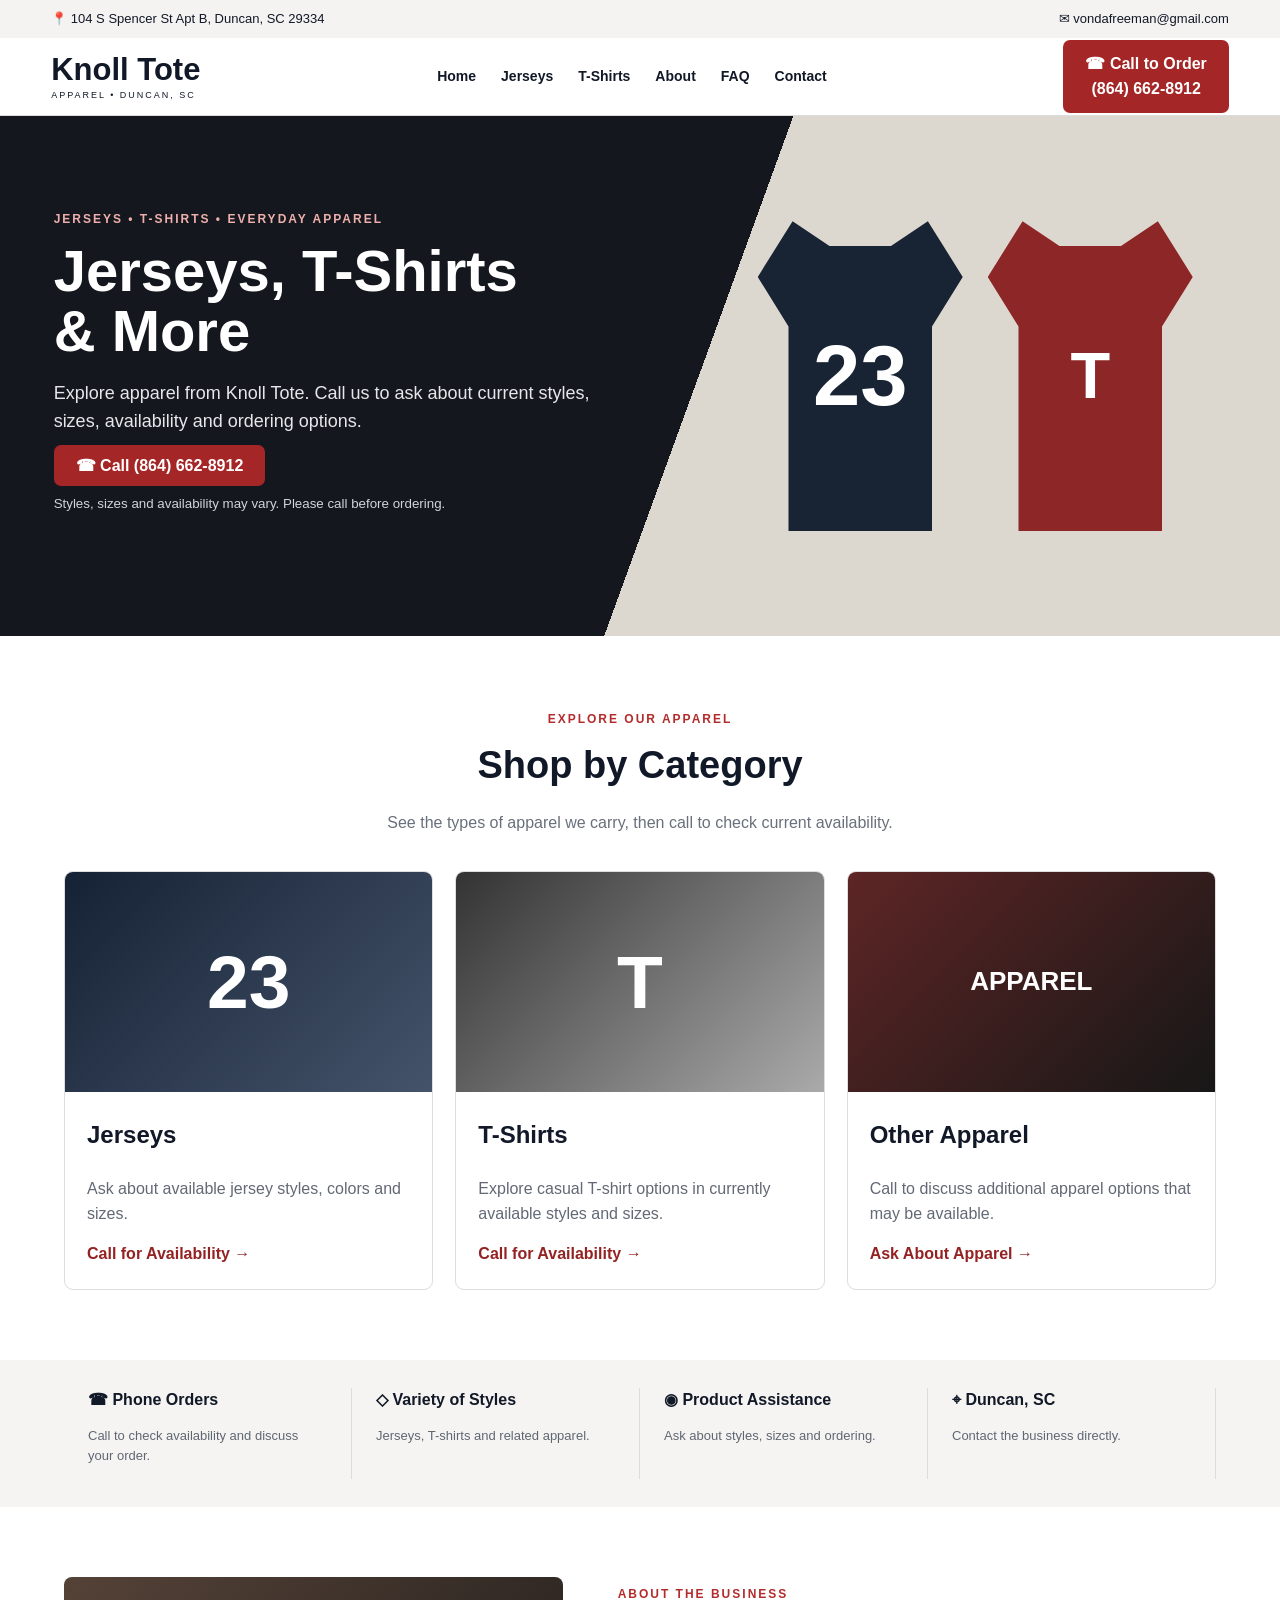
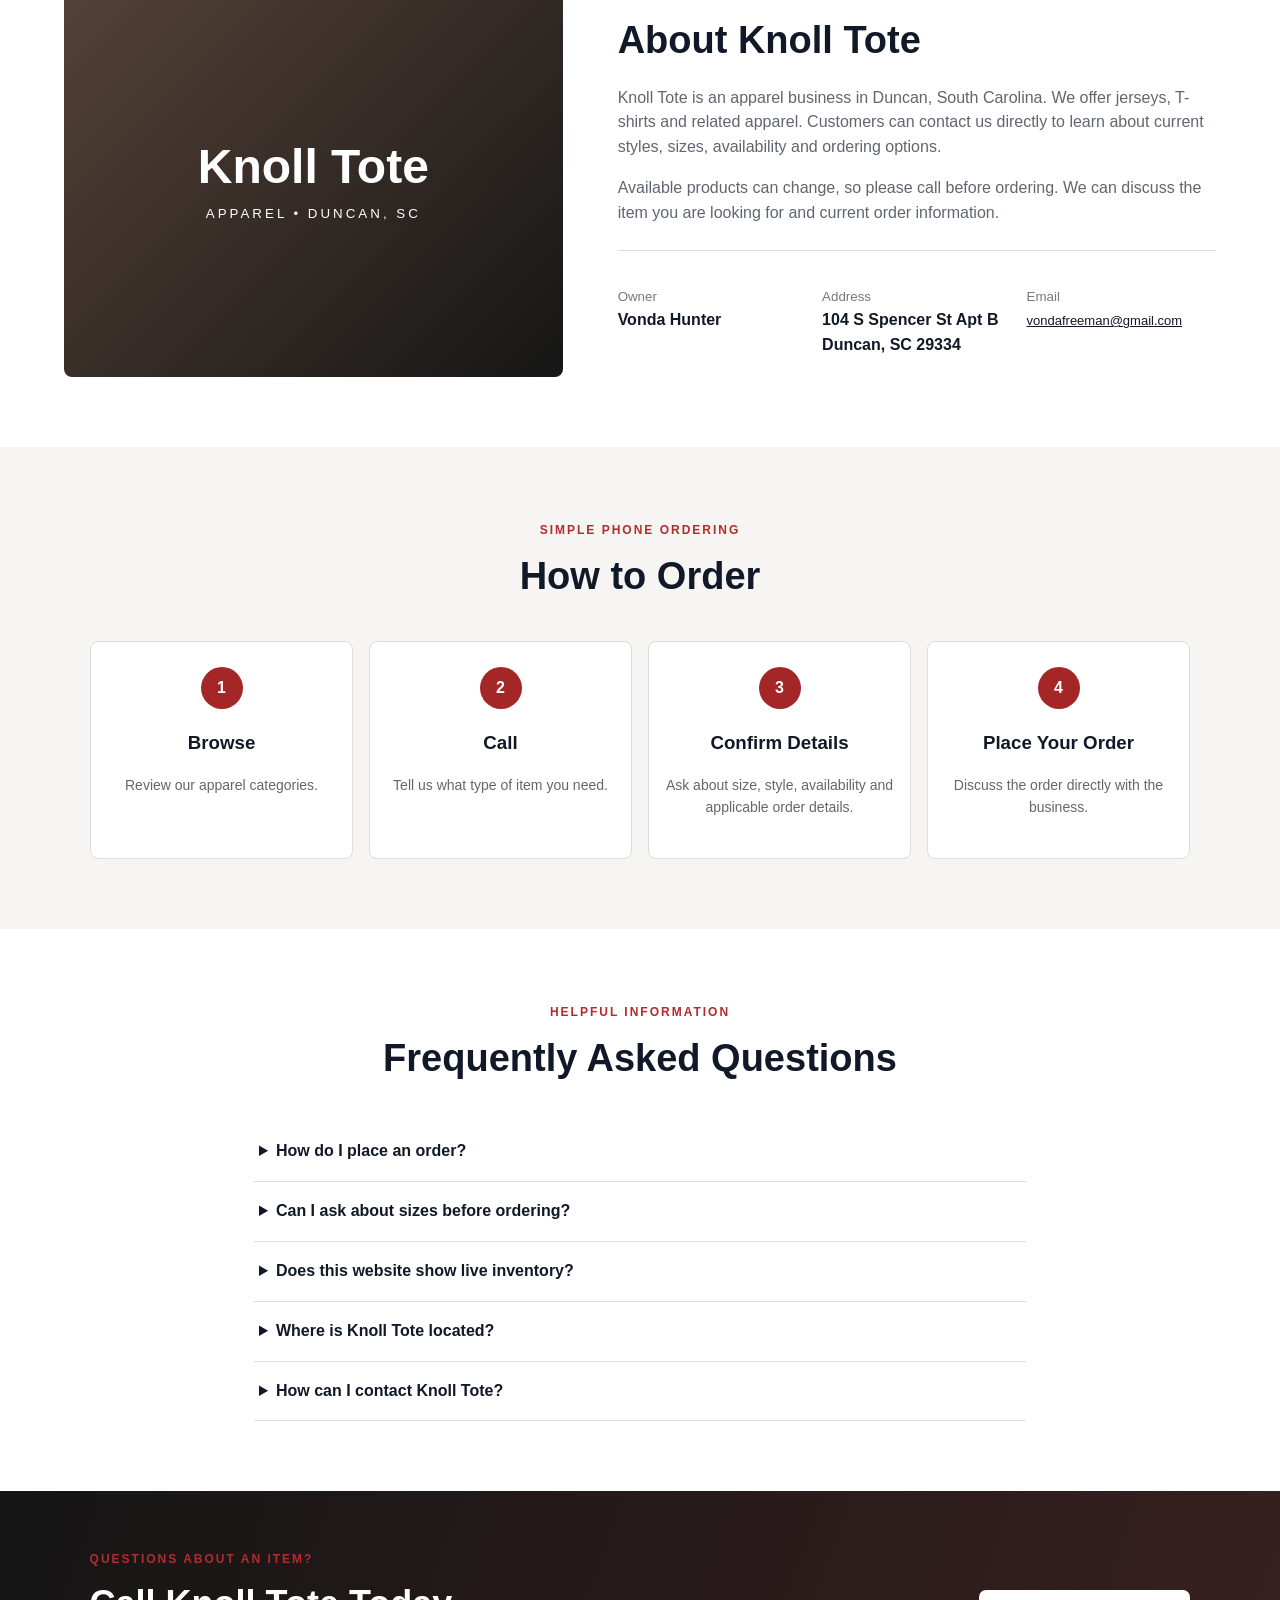
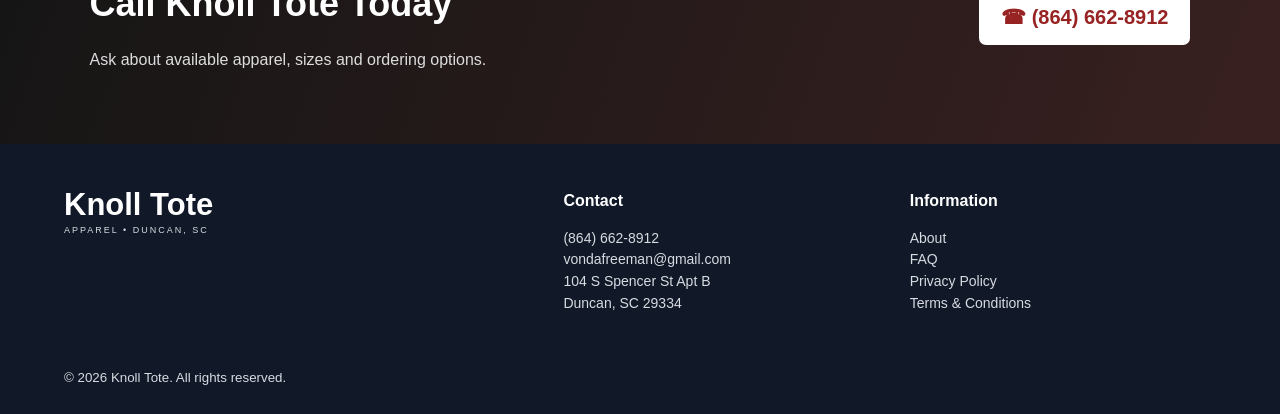
<file: index.html>
<!doctype html><html lang="en"><head><meta charset="utf-8"><meta name="viewport" content="width=device-width,initial-scale=1">
<title>Knoll Tote | Jerseys, T-Shirts & Apparel</title><meta name="description" content="Knoll Tote offers jerseys, T-shirts and related apparel in Duncan, South Carolina. Call to ask about styles, sizes, availability and ordering."><link rel="stylesheet" href="styles.css"></head>
<body><div class="top">📍 104 S Spencer St Apt B, Duncan, SC 29334 <a href="mailto:vondafreeman@gmail.com">✉ vondafreeman@gmail.com</a></div>
<header><a class="logo" href="index.html"><b>Knoll Tote</b><small>APPAREL • DUNCAN, SC</small></a><nav><a href="#home">Home</a><a href="#jerseys">Jerseys</a><a href="#tshirts">T-Shirts</a><a href="#about">About</a><a href="#faq">FAQ</a><a href="#contact">Contact</a></nav><a class="btn" href="tel:+18646628912">☎ Call to Order<br>(864) 662-8912</a></header>
<main><section class="hero" id="home"><div><span>JERSEYS • T-SHIRTS • EVERYDAY APPAREL</span><h1>Jerseys, T-Shirts<br>& More</h1><p>Explore apparel from Knoll Tote. Call us to ask about current styles, sizes, availability and ordering options.</p><a class="btn" href="tel:+18646628912">☎ Call (864) 662-8912</a><small>Styles, sizes and availability may vary. Please call before ordering.</small></div><div class="display"><div class="jersey">23</div><div class="tee">T</div></div></section>
<section class="section"><div class="title"><span>EXPLORE OUR APPAREL</span><h2>Shop by Category</h2><p>See the types of apparel we carry, then call to check current availability.</p></div><div class="cards"><article id="jerseys"><div class="pic">23</div><h3>Jerseys</h3><p>Ask about available jersey styles, colors and sizes.</p><a href="tel:+18646628912">Call for Availability →</a></article><article id="tshirts"><div class="pic gray">T</div><h3>T-Shirts</h3><p>Explore casual T-shirt options in currently available styles and sizes.</p><a href="tel:+18646628912">Call for Availability →</a></article><article><div class="pic wine">APPAREL</div><h3>Other Apparel</h3><p>Call to discuss additional apparel options that may be available.</p><a href="tel:+18646628912">Ask About Apparel →</a></article></div></section>
<section class="benefits"><div><b>☎ Phone Orders</b><p>Call to check availability and discuss your order.</p></div><div><b>◇ Variety of Styles</b><p>Jerseys, T-shirts and related apparel.</p></div><div><b>◉ Product Assistance</b><p>Ask about styles, sizes and ordering.</p></div><div><b>⌖ Duncan, SC</b><p>Contact the business directly.</p></div></section>
<section class="about section" id="about"><div class="store"><b>Knoll Tote</b><small>APPAREL • DUNCAN, SC</small></div><div><span>ABOUT THE BUSINESS</span><h2>About Knoll Tote</h2><p>Knoll Tote is an apparel business in Duncan, South Carolina. We offer jerseys, T-shirts and related apparel. Customers can contact us directly to learn about current styles, sizes, availability and ordering options.</p><p>Available products can change, so please call before ordering. We can discuss the item you are looking for and current order information.</p><div class="details"><p><small>Owner</small><b>Vonda Hunter</b></p><p><small>Address</small><b>104 S Spencer St Apt B<br>Duncan, SC 29334</b></p><p><small>Email</small><a href="mailto:vondafreeman@gmail.com">vondafreeman@gmail.com</a></p></div></div></section>
<section class="how section"><div class="title"><span>SIMPLE PHONE ORDERING</span><h2>How to Order</h2></div><div class="steps"><div><i>1</i><h3>Browse</h3><p>Review our apparel categories.</p></div><div><i>2</i><h3>Call</h3><p>Tell us what type of item you need.</p></div><div><i>3</i><h3>Confirm Details</h3><p>Ask about size, style, availability and applicable order details.</p></div><div><i>4</i><h3>Place Your Order</h3><p>Discuss the order directly with the business.</p></div></div></section>
<section class="section faq" id="faq"><div class="title"><span>HELPFUL INFORMATION</span><h2>Frequently Asked Questions</h2></div><details><summary>How do I place an order?</summary><p>Call (864) 662-8912 to discuss the product, current availability and applicable ordering details.</p></details><details><summary>Can I ask about sizes before ordering?</summary><p>Yes. Please call to ask which sizes and styles are currently available.</p></details><details><summary>Does this website show live inventory?</summary><p>No. Please call to confirm current product availability.</p></details><details><summary>Where is Knoll Tote located?</summary><p>104 S Spencer St Apt B, Duncan, SC 29334.</p></details><details><summary>How can I contact Knoll Tote?</summary><p>Call (864) 662-8912 or email vondafreeman@gmail.com.</p></details></section>
<section class="cta" id="contact"><div><span>QUESTIONS ABOUT AN ITEM?</span><h2>Call Knoll Tote Today</h2><p>Ask about available apparel, sizes and ordering options.</p></div><a class="btn white" href="tel:+18646628912">☎ (864) 662-8912</a></section></main>
<footer><div><a class="logo" href="index.html"><b>Knoll Tote</b><small>APPAREL • DUNCAN, SC</small></a></div><div><b>Contact</b><p><a href="tel:+18646628912">(864) 662-8912</a><br><a href="mailto:vondafreeman@gmail.com">vondafreeman@gmail.com</a><br>104 S Spencer St Apt B<br>Duncan, SC 29334</p></div><div><b>Information</b><p><a href="#about">About</a><br><a href="#faq">FAQ</a><br><a href="privacy.html">Privacy Policy</a><br><a href="terms.html">Terms & Conditions</a></p></div><small>© 2026 Knoll Tote. All rights reserved.</small></footer><div class="mobile"><a href="tel:+18646628912">☎ Call to Order — (864) 662-8912</a></div></body></html>
</file>
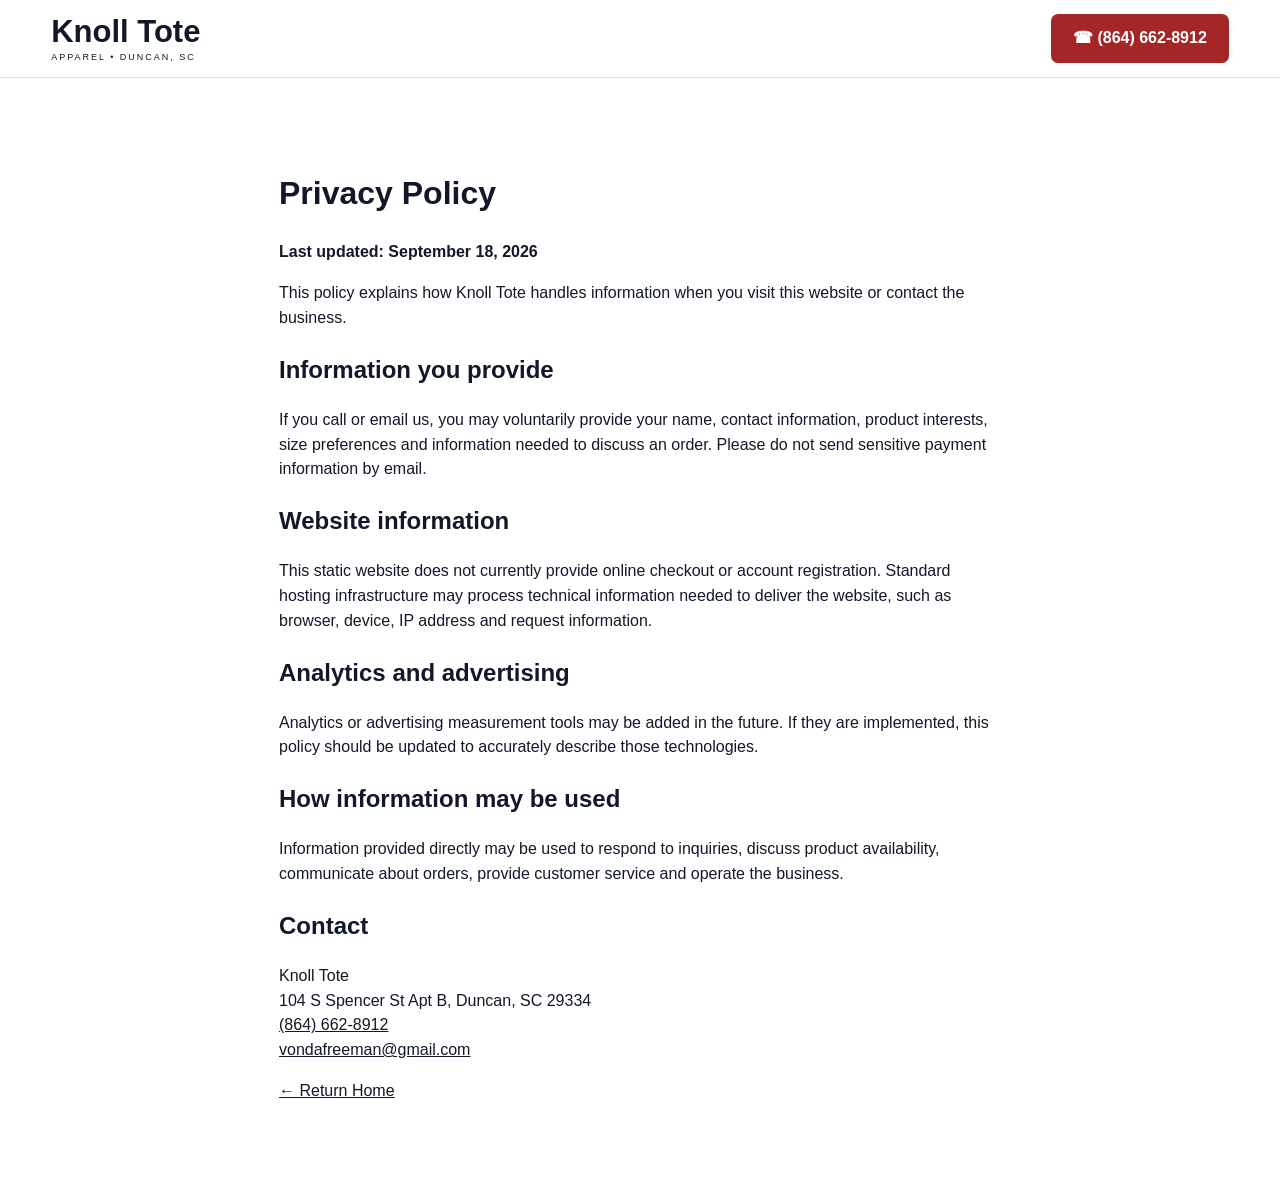
<file: privacy.html>
<!doctype html><html><head><meta charset="utf-8"><meta name="viewport" content="width=device-width,initial-scale=1"><title>Privacy Policy | Knoll Tote</title><link rel="stylesheet" href="styles.css"></head><body><header><a class="logo" href="index.html"><b>Knoll Tote</b><small>APPAREL • DUNCAN, SC</small></a><a class="btn" href="tel:+18646628912">☎ (864) 662-8912</a></header><main class="section" style="max-width:850px;margin:auto"><h1>Privacy Policy</h1><p><b>Last updated: September 18, 2026</b></p><p>This policy explains how Knoll Tote handles information when you visit this website or contact the business.</p><h2>Information you provide</h2><p>If you call or email us, you may voluntarily provide your name, contact information, product interests, size preferences and information needed to discuss an order. Please do not send sensitive payment information by email.</p><h2>Website information</h2><p>This static website does not currently provide online checkout or account registration. Standard hosting infrastructure may process technical information needed to deliver the website, such as browser, device, IP address and request information.</p><h2>Analytics and advertising</h2><p>Analytics or advertising measurement tools may be added in the future. If they are implemented, this policy should be updated to accurately describe those technologies.</p><h2>How information may be used</h2><p>Information provided directly may be used to respond to inquiries, discuss product availability, communicate about orders, provide customer service and operate the business.</p><h2>Contact</h2><p>Knoll Tote<br>104 S Spencer St Apt B, Duncan, SC 29334<br><a href="tel:+18646628912">(864) 662-8912</a><br><a href="mailto:vondafreeman@gmail.com">vondafreeman@gmail.com</a></p><p><a href="index.html">← Return Home</a></p></main></body></html>
</file>
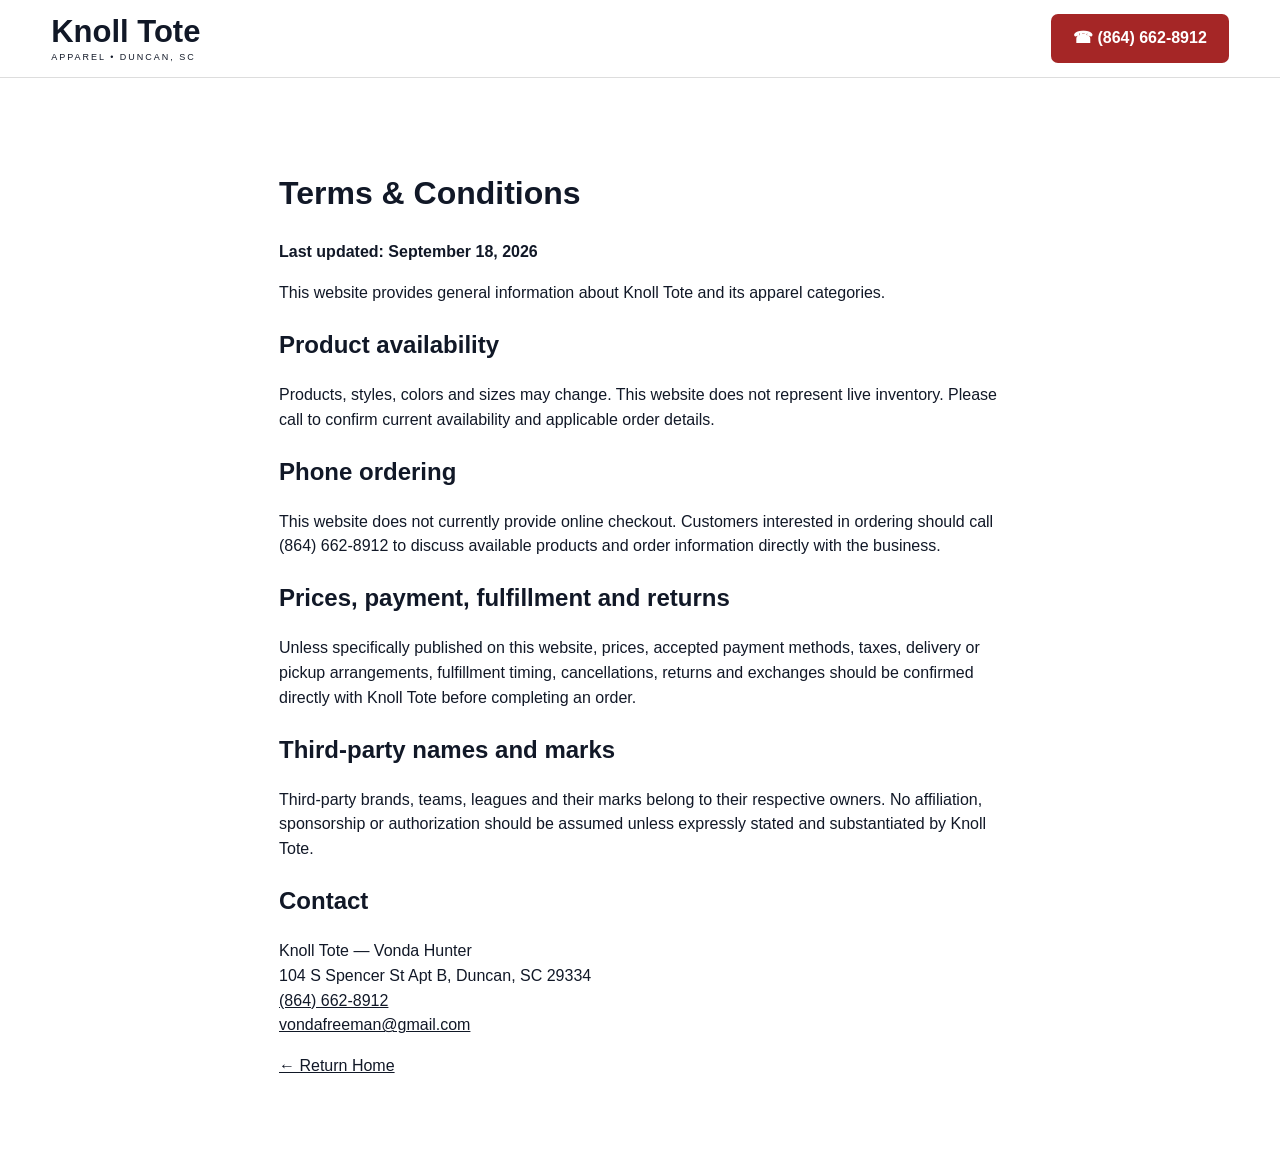
<file: terms.html>
<!doctype html><html><head><meta charset="utf-8"><meta name="viewport" content="width=device-width,initial-scale=1"><title>Terms & Conditions | Knoll Tote</title><link rel="stylesheet" href="styles.css"></head><body><header><a class="logo" href="index.html"><b>Knoll Tote</b><small>APPAREL • DUNCAN, SC</small></a><a class="btn" href="tel:+18646628912">☎ (864) 662-8912</a></header><main class="section" style="max-width:850px;margin:auto"><h1>Terms & Conditions</h1><p><b>Last updated: September 18, 2026</b></p><p>This website provides general information about Knoll Tote and its apparel categories.</p><h2>Product availability</h2><p>Products, styles, colors and sizes may change. This website does not represent live inventory. Please call to confirm current availability and applicable order details.</p><h2>Phone ordering</h2><p>This website does not currently provide online checkout. Customers interested in ordering should call (864) 662-8912 to discuss available products and order information directly with the business.</p><h2>Prices, payment, fulfillment and returns</h2><p>Unless specifically published on this website, prices, accepted payment methods, taxes, delivery or pickup arrangements, fulfillment timing, cancellations, returns and exchanges should be confirmed directly with Knoll Tote before completing an order.</p><h2>Third-party names and marks</h2><p>Third-party brands, teams, leagues and their marks belong to their respective owners. No affiliation, sponsorship or authorization should be assumed unless expressly stated and substantiated by Knoll Tote.</p><h2>Contact</h2><p>Knoll Tote — Vonda Hunter<br>104 S Spencer St Apt B, Duncan, SC 29334<br><a href="tel:+18646628912">(864) 662-8912</a><br><a href="mailto:vondafreeman@gmail.com">vondafreeman@gmail.com</a></p><p><a href="index.html">← Return Home</a></p></main></body></html>
</file>
<file: styles.css>
*{box-sizing:border-box}html{scroll-behavior:smooth}body{margin:0;font-family:Arial,sans-serif;color:#111827;line-height:1.55}a{color:inherit}.top{padding:9px 4%;background:#f4f3f1;font-size:13px;display:flex;justify-content:space-between}.top a{text-decoration:none}header{height:78px;padding:0 4%;display:flex;align-items:center;justify-content:space-between;gap:25px;position:sticky;top:0;background:#fff;z-index:5;border-bottom:1px solid #ddd}.logo{text-decoration:none;display:flex;flex-direction:column;line-height:1}.logo b{font-size:31px}.logo small{letter-spacing:2px;font-size:9px;margin-top:6px}nav{display:flex;gap:25px}nav a{text-decoration:none;font-weight:700;font-size:14px}.btn{background:#a52626;color:white;padding:12px 22px;border-radius:7px;text-decoration:none;font-weight:800;text-align:center}.hero{min-height:520px;background:linear-gradient(110deg,#14171d 0 54%,#ddd8cf 54%);display:grid;grid-template-columns:1.1fr 1fr;overflow:hidden}.hero>div:first-child{padding:90px 8%;color:#fff}.hero span,.title span,.about span,.cta span{font-size:12px;letter-spacing:2px;font-weight:900;color:#b32c2c}.hero span{color:#efb0ad}.hero h1{font-size:58px;line-height:1.03;margin:10px 0 20px}.hero p{font-size:18px;color:#e5e7eb;max-width:570px}.hero small{display:block;color:#d1d5db;margin-top:15px}.display{display:flex;align-items:center;justify-content:center;gap:25px}.jersey,.tee{height:310px;width:205px;display:grid;place-items:center;background:#182334;color:#fff;font-size:85px;font-weight:900;clip-path:polygon(17% 0,35% 8%,65% 8%,83% 0,100% 18%,85% 34%,85% 100%,15% 100%,15% 34%,0 18%)}.tee{background:#8d2727;font-size:65px}.section{padding:70px 5%}.title{text-align:center;max-width:750px;margin:0 auto 35px}.title h2,.about h2{font-size:38px;margin:5px 0}.title p{color:#69707b}.cards{max-width:1180px;margin:auto;display:grid;grid-template-columns:repeat(3,1fr);gap:22px}.cards article{border:1px solid #ddd;border-radius:9px;overflow:hidden;padding-bottom:22px}.cards h3,.cards p,.cards article>a{margin-left:22px;margin-right:22px}.cards h3{font-size:24px}.cards p{color:#626975}.cards article>a{font-weight:800;text-decoration:none;color:#952222}.pic{height:220px;background:linear-gradient(135deg,#152235,#45536a);display:grid;place-items:center;color:white;font-size:75px;font-weight:900}.gray{background:linear-gradient(135deg,#333,#aaa)}.wine{background:linear-gradient(135deg,#5e2525,#171717);font-size:26px}.benefits{display:grid;grid-template-columns:repeat(4,1fr);padding:28px 5%;background:#f5f4f2}.benefits div{padding:0 24px;border-right:1px solid #ddd}.benefits p{font-size:13px;color:#606773}.about{display:grid;grid-template-columns:1fr 1.2fr;gap:55px;align-items:center}.store{min-height:400px;background:linear-gradient(135deg,#554237,#161616);color:#fff;border-radius:8px;display:flex;align-items:center;justify-content:center;flex-direction:column}.store b{font-size:48px}.store small{letter-spacing:3px}.about>div:last-child>p{color:#5f6670}.details{display:grid;grid-template-columns:repeat(3,1fr);gap:15px;border-top:1px solid #ddd;margin-top:25px;padding-top:20px}.details small,.details b{display:block}.details small{color:#777}.details a{font-size:13px}.how{background:#f6f5f3}.steps{max-width:1100px;margin:auto;display:grid;grid-template-columns:repeat(4,1fr);gap:16px;text-align:center}.steps div{background:#fff;border:1px solid #ddd;border-radius:8px;padding:25px 16px}.steps i{display:inline-grid;place-items:center;background:#a52626;color:#fff;width:42px;height:42px;border-radius:50%;font-style:normal;font-weight:900}.steps p{font-size:14px;color:#666}.faq{max-width:900px;margin:auto}.faq details{padding:17px 5px;border-bottom:1px solid #ddd}.faq summary{font-weight:800;cursor:pointer}.faq p{color:#606773}.cta{padding:55px 7%;background:linear-gradient(110deg,#151515,#392020);color:white;display:flex;justify-content:space-between;align-items:center}.cta h2{font-size:36px;margin:5px 0}.cta p{color:#ddd}.white{background:#fff;color:#972323;font-size:20px}footer{background:#111827;color:#d7dbe2;padding:45px 5% 25px;display:grid;grid-template-columns:1.5fr 1fr 1fr;gap:40px}footer a{text-decoration:none}footer .logo b,footer>div>b{color:#fff}footer p{font-size:14px}.mobile{display:none}@media(max-width:900px){.top,nav,header>.btn{display:none}header{height:68px}.hero{grid-template-columns:1fr;background:#171b22}.hero>div:first-child{padding:60px 6%}.hero h1{font-size:43px}.display{min-height:330px;background:#ddd8cf}.jersey,.tee{height:220px;width:145px}.cards,.benefits,.steps{grid-template-columns:1fr 1fr}.about{grid-template-columns:1fr}.details{grid-template-columns:1fr}footer{grid-template-columns:1fr 1fr}.mobile{display:block;position:fixed;bottom:0;left:0;right:0;background:#a52626;padding:13px;text-align:center;z-index:9}.mobile a{color:#fff;text-decoration:none;font-weight:900}body{padding-bottom:48px}}@media(max-width:560px){.cards,.benefits,.steps,footer{grid-template-columns:1fr}.hero h1{font-size:38px}.section{padding:50px 5%}.cta{display:block}.cta .btn{display:inline-block;margin-top:12px}.benefits div{border-right:0;border-bottom:1px solid #ddd}}
</file>
